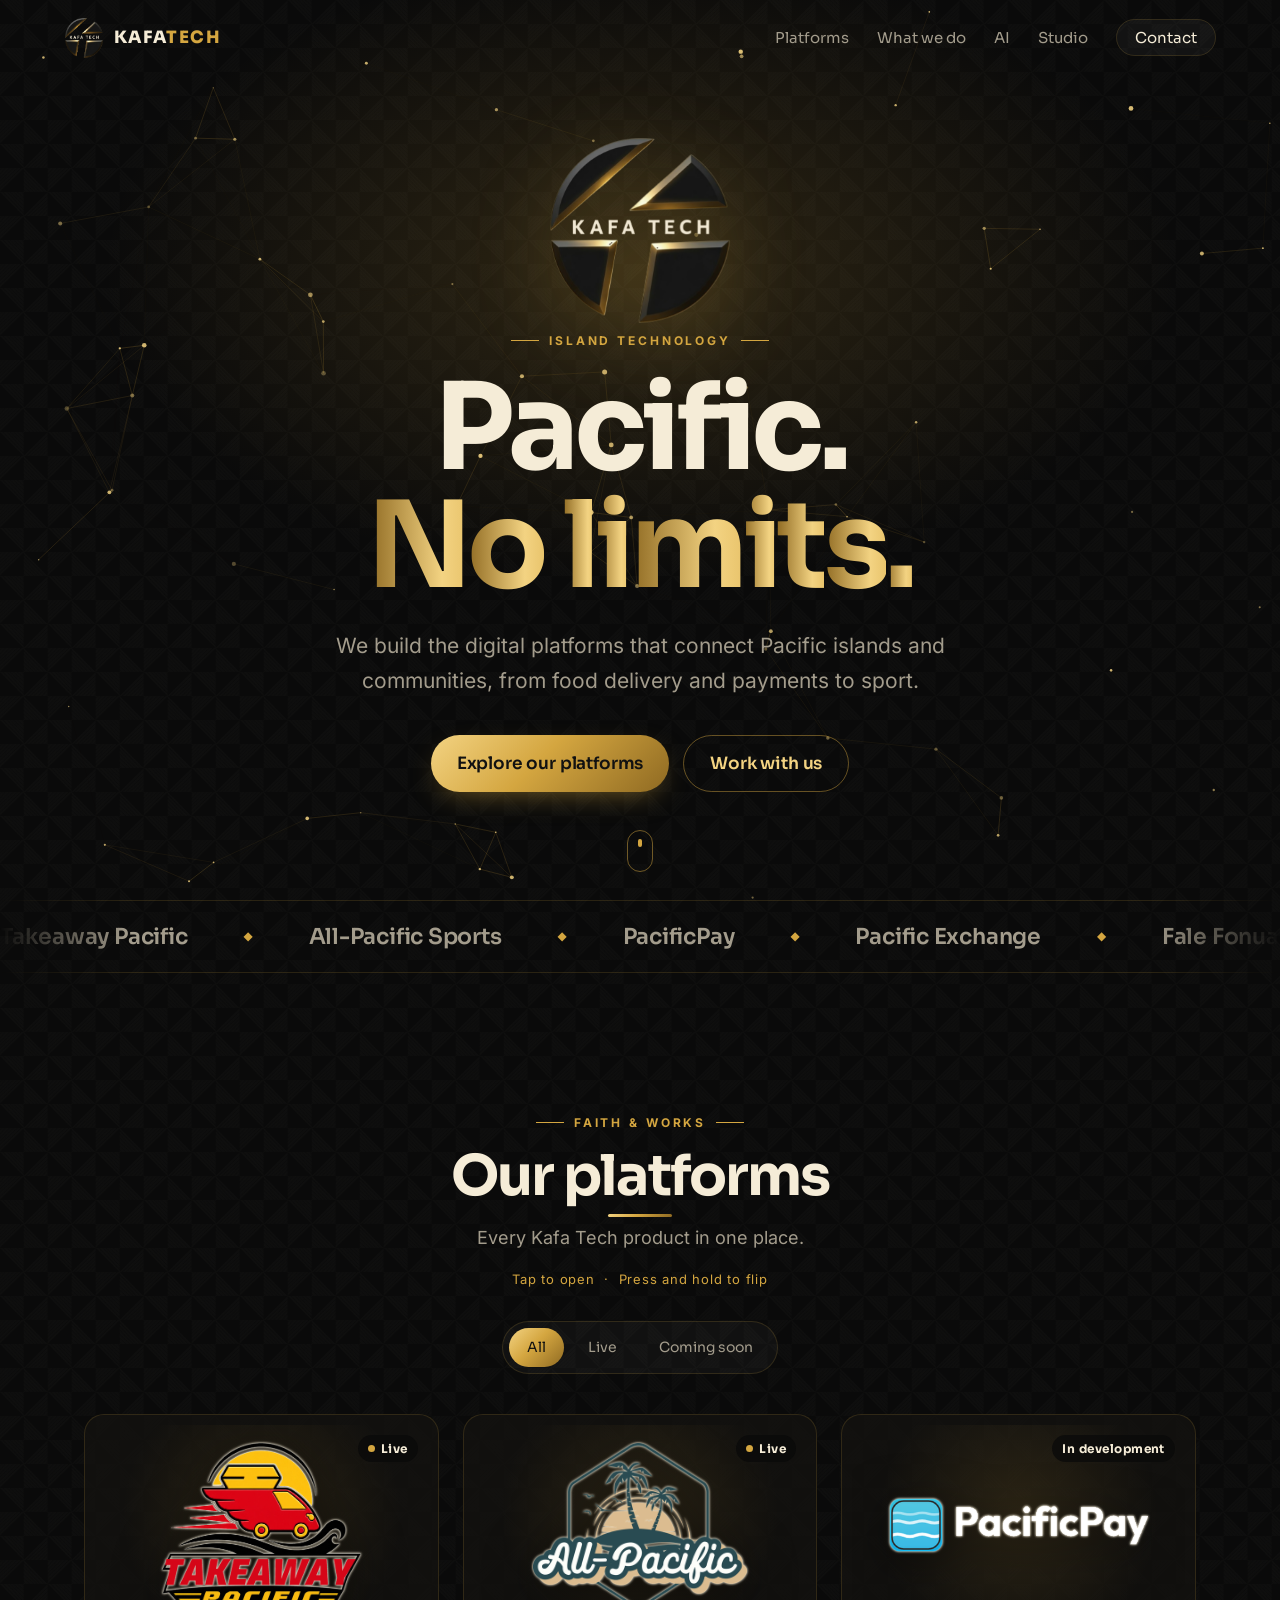
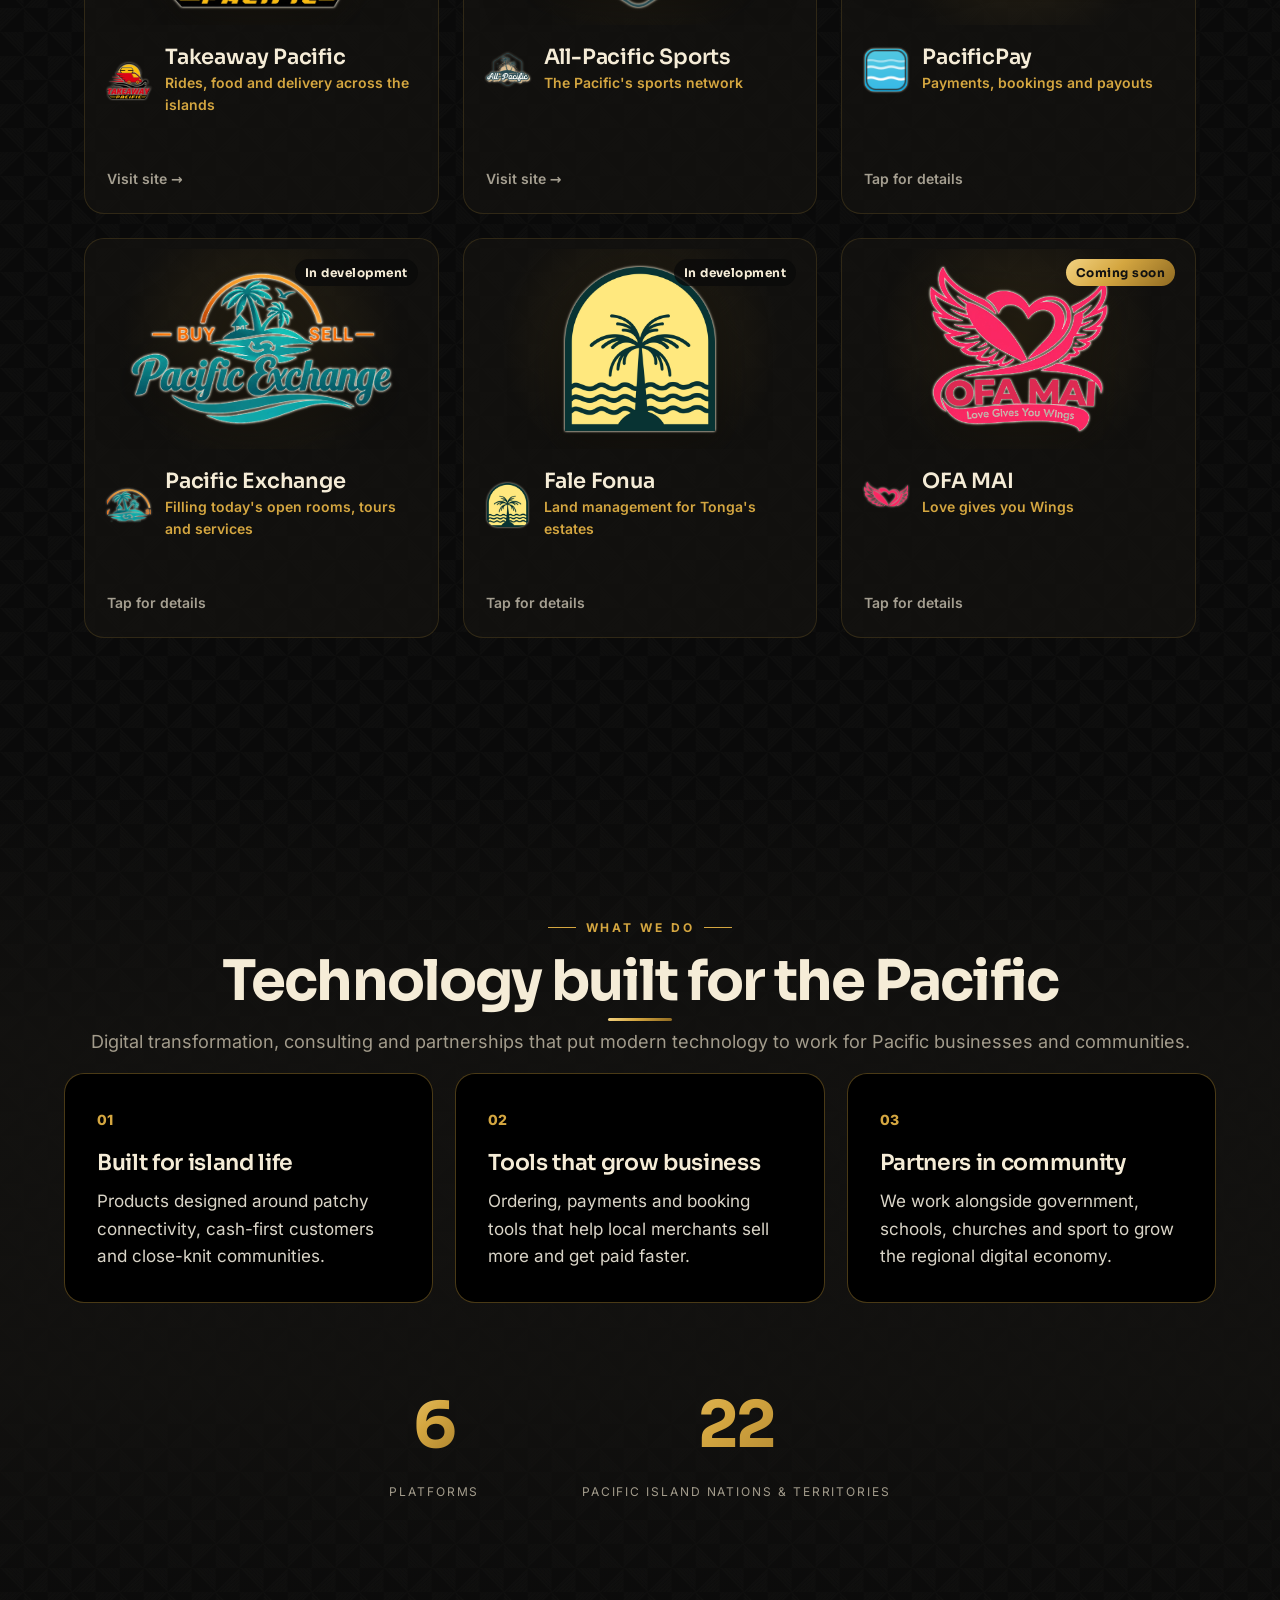
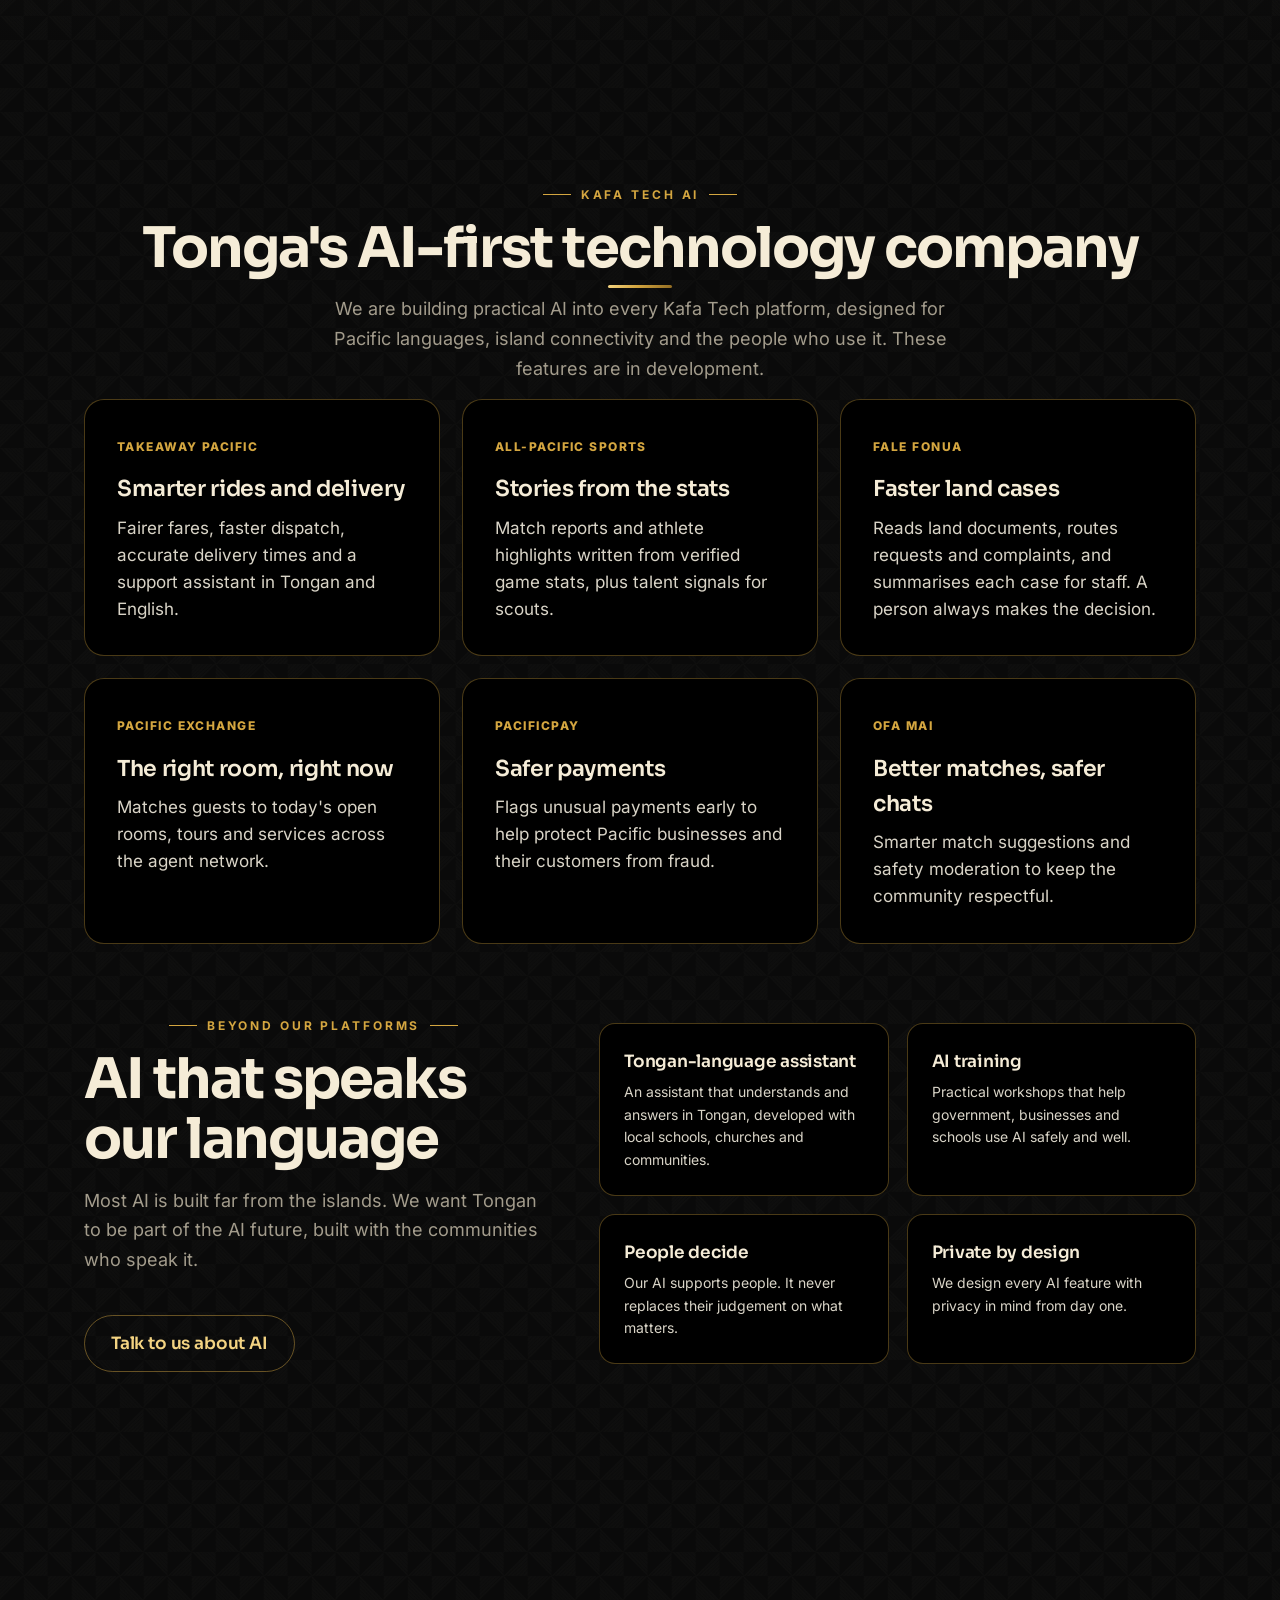
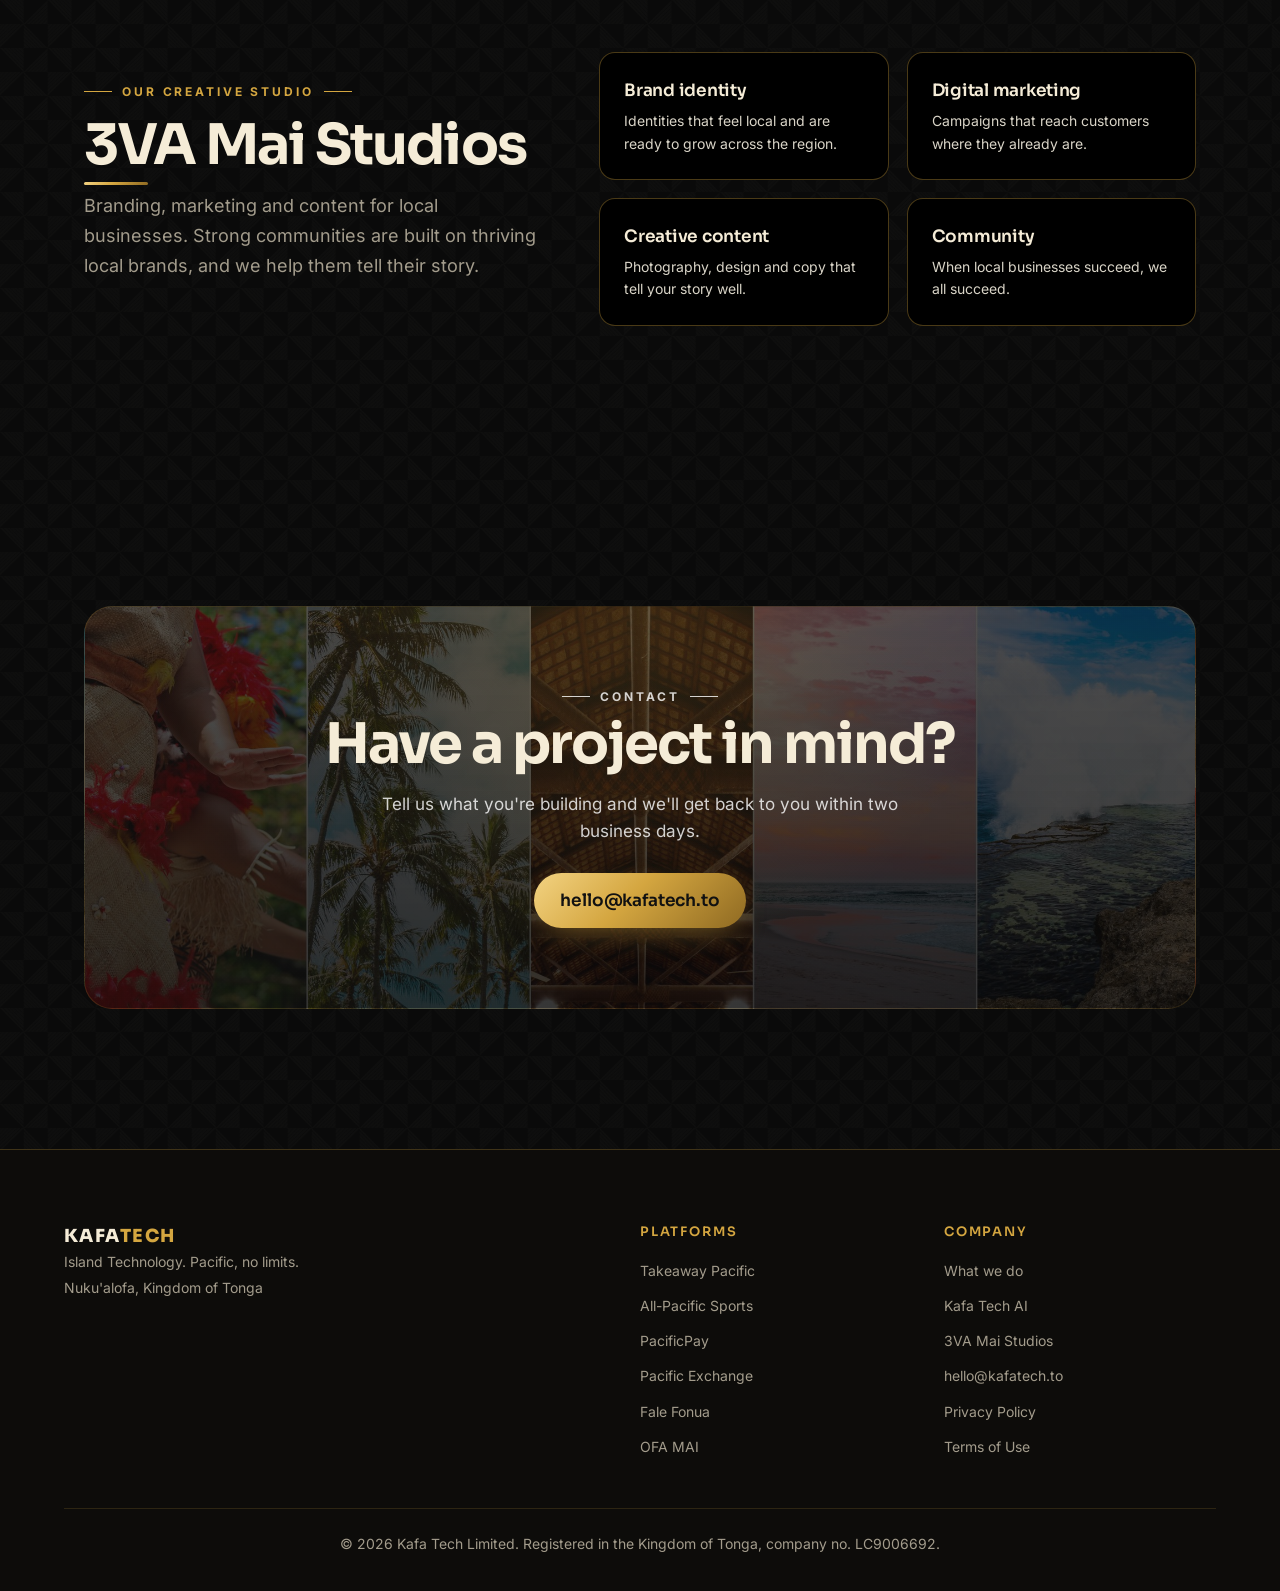
<file: index.html>
<!DOCTYPE html>
<html lang="en">
<head>
  <meta charset="utf-8">
  <meta name="viewport" content="width=device-width, initial-scale=1">
  <title>Kafa Tech | Pacific technology, no limits</title>
  <meta name="description" content="Kafa Tech builds digital platforms for the Pacific, including Takeaway Pacific, All-Pacific Sports, PacificPay and OFA MAI.">
  <meta property="og:title" content="Kafa Tech | Pacific technology, no limits">
  <meta property="og:description" content="Digital platforms that connect Pacific islands and communities.">
  <meta property="og:url" content="https://kafatech.to/">
  <meta property="og:image" content="https://kafatech.to/assets/logos/kafatech.png">
  <meta property="og:type" content="website">
  <meta name="theme-color" content="#0a0a0a">
  <link rel="icon" href="assets/logos/favicon.png">
  <link rel="preload" href="assets/fonts/sora.woff2" as="font" type="font/woff2" crossorigin>
  <link rel="preload" href="assets/fonts/inter.woff2" as="font" type="font/woff2" crossorigin>
  <link rel="stylesheet" href="styles.css">
</head>
<body class="loading">
  <div class="intro" aria-hidden="true"><img src="assets/logos/kafatech.png" alt=""><span class="intro-ring"></span></div>
  <div class="cursor-glow" aria-hidden="true"></div>
  <div class="progress" aria-hidden="true"></div>
  <a class="skip" href="#main">Skip to content</a>

  <header class="nav" id="top">
    <a class="brand" href="#top" aria-label="Kafa Tech home">
      <img src="assets/logos/kafatech.png" alt="" class="brand-logo" data-fallback="KT">
      <span>KAFA<b>TECH</b></span>
    </a>
    <nav aria-label="Primary">
      <button class="menu-btn" aria-expanded="false" aria-controls="menu">Menu</button>
      <ul id="menu">
        <li><a href="#projects">Platforms</a></li>
        <li><a href="#services">What we do</a></li>
        <li><a href="#ai">AI</a></li>
        <li><a href="#studio">Studio</a></li>
        <li><a href="#contact" class="pill">Contact</a></li>
      </ul>
    </nav>
  </header>

  <main id="main">
    <!-- HERO -->
    <section class="hero">
      <div class="glow" aria-hidden="true"></div>
      <canvas class="stars" id="stars" aria-hidden="true"></canvas>
      <div class="hero-inner">
        <img src="assets/logos/kafatech.png" alt="Kafa Tech" class="hero-logo" data-fallback="KT">
        <p class="eyebrow reveal">Island Technology</p>
        <h1 class="split-text" aria-label="Pacific. No limits."><span class="line">Pacific.</span><span class="line grad">No limits.</span></h1>
        <p class="lead reveal" style="--d:.2s">We build the digital platforms that connect Pacific islands and communities, from food delivery and payments to sport.</p>
        <div class="cta reveal" style="--d:.3s">
          <a class="btn primary" href="#projects">Explore our platforms</a>
          <a class="btn ghost" href="#contact">Work with us</a>
        </div>
      </div>
      <a class="scroll-cue" href="#projects" aria-label="Scroll to platforms"><span></span></a>
    </section>

    <!-- MARQUEE -->
    <div class="marquee" aria-hidden="true"><div class="track" id="marquee"></div></div>

    <!-- PLATFORMS -->
    <section id="projects" class="section">
      <p class="eyebrow reveal">Faith &amp; Works</p>
      <h2 class="reveal">Our platforms</h2>
      <p class="sub reveal">Every Kafa Tech product in one place.</p>
      <p class="hint reveal">Tap to open &nbsp;·&nbsp; Press and hold to flip</p>
      <div class="filters reveal" role="tablist" aria-label="Filter platforms">
        <button role="tab" aria-selected="true" data-filter="all">All</button>
        <button role="tab" aria-selected="false" data-filter="live">Live</button>
        <button role="tab" aria-selected="false" data-filter="soon">Coming soon</button>
      </div>
      <div class="grid" id="project-grid"></div>
      <div class="dots" id="dots" aria-hidden="true"></div>
    </section>

    <!-- WHAT WE DO -->
    <section id="services" class="section alt">
      <p class="eyebrow reveal">What we do</p>
      <h2 class="reveal">Technology built for the Pacific</h2>
      <p class="sub reveal">Digital transformation, consulting and partnerships that put modern technology to work for Pacific businesses and communities.</p>
      <div class="pillars">
        <article class="pillar reveal"><span class="num">01</span><h3>Built for island life</h3><p>Products designed around patchy connectivity, cash-first customers and close-knit communities.</p></article>
        <article class="pillar reveal" style="--d:.1s"><span class="num">02</span><h3>Tools that grow business</h3><p>Ordering, payments and booking tools that help local merchants sell more and get paid faster.</p></article>
        <article class="pillar reveal" style="--d:.2s"><span class="num">03</span><h3>Partners in community</h3><p>We work alongside government, schools, churches and sport to grow the regional digital economy.</p></article>
      </div>
      <div class="stats reveal">
        <div><b data-count="0" id="stat-projects">0</b><span>Platforms</span></div>
        <div><b data-count="22">0</b><span>Pacific Island nations &amp; territories</span></div>
      </div>
    </section>

    <!-- AI -->
    <section id="ai" class="section">
      <p class="eyebrow reveal">Kafa Tech AI</p>
      <h2 class="reveal">Tonga's AI-first technology company</h2>
      <p class="sub reveal">We are building practical AI into every Kafa Tech platform, designed for Pacific languages, island connectivity and the people who use it. These features are in development.</p>
      <div class="pillars">
        <article class="pillar reveal"><span class="num">Takeaway Pacific</span><h3>Smarter rides and delivery</h3><p>Fairer fares, faster dispatch, accurate delivery times and a support assistant in Tongan and English.</p></article>
        <article class="pillar reveal" style="--d:.08s"><span class="num">All-Pacific Sports</span><h3>Stories from the stats</h3><p>Match reports and athlete highlights written from verified game stats, plus talent signals for scouts.</p></article>
        <article class="pillar reveal" style="--d:.16s"><span class="num">Fale Fonua</span><h3>Faster land cases</h3><p>Reads land documents, routes requests and complaints, and summarises each case for staff. A person always makes the decision.</p></article>
        <article class="pillar reveal"><span class="num">Pacific Exchange</span><h3>The right room, right now</h3><p>Matches guests to today's open rooms, tours and services across the agent network.</p></article>
        <article class="pillar reveal" style="--d:.08s"><span class="num">PacificPay</span><h3>Safer payments</h3><p>Flags unusual payments early to help protect Pacific businesses and their customers from fraud.</p></article>
        <article class="pillar reveal" style="--d:.16s"><span class="num">OFA MAI</span><h3>Better matches, safer chats</h3><p>Smarter match suggestions and safety moderation to keep the community respectful.</p></article>
      </div>
      <div class="split ai-split">
        <div>
          <p class="eyebrow reveal">Beyond our platforms</p>
          <h2 class="reveal">AI that speaks our language</h2>
          <p class="sub left reveal">Most AI is built far from the islands. We want Tongan to be part of the AI future, built with the communities who speak it.</p>
          <a class="btn ghost reveal" href="mailto:hello@kafatech.to?subject=Kafa%20Tech%20AI">Talk to us about AI</a>
        </div>
        <div class="cards-2">
          <article class="mini reveal"><h3>Tongan-language assistant</h3><p>An assistant that understands and answers in Tongan, developed with local schools, churches and communities.</p></article>
          <article class="mini reveal" style="--d:.08s"><h3>AI training</h3><p>Practical workshops that help government, businesses and schools use AI safely and well.</p></article>
          <article class="mini reveal" style="--d:.16s"><h3>People decide</h3><p>Our AI supports people. It never replaces their judgement on what matters.</p></article>
          <article class="mini reveal" style="--d:.24s"><h3>Private by design</h3><p>We design every AI feature with privacy in mind from day one.</p></article>
        </div>
      </div>
    </section>

    <!-- STUDIO -->
    <section id="studio" class="section">
      <div class="split">
        <div>
          <p class="eyebrow reveal">Our creative studio</p>
          <h2 class="reveal">3VA Mai Studios</h2>
          <p class="sub left reveal">Branding, marketing and content for local businesses. Strong communities are built on thriving local brands, and we help them tell their story.</p>
        </div>
        <div class="cards-2">
          <article class="mini reveal"><h3>Brand identity</h3><p>Identities that feel local and are ready to grow across the region.</p></article>
          <article class="mini reveal" style="--d:.08s"><h3>Digital marketing</h3><p>Campaigns that reach customers where they already are.</p></article>
          <article class="mini reveal" style="--d:.16s"><h3>Creative content</h3><p>Photography, design and copy that tell your story well.</p></article>
          <article class="mini reveal" style="--d:.24s"><h3>Community</h3><p>When local businesses succeed, we all succeed.</p></article>
        </div>
      </div>
    </section>

    <!-- CONTACT -->
    <section id="contact" class="section contact">
      <div class="contact-card reveal">
        <p class="eyebrow">Contact</p>
        <h2>Have a project in mind?</h2>
        <p>Tell us what you're building and we'll get back to you within two business days.</p>
        <a class="btn primary" href="mailto:hello@kafatech.to">hello@kafatech.to</a>
      </div>
    </section>
  </main>

  <footer class="footer">
    <div class="foot-grid">
      <div class="foot-brand">
        <span class="brand-text">KAFA<b>TECH</b></span>
        <p>Island Technology. Pacific, no limits.</p>
        <p>Nuku'alofa, Kingdom of Tonga</p>
      </div>
      <div><h4>Platforms</h4><ul id="footer-projects"></ul></div>
      <div><h4>Company</h4><ul>
        <li><a href="#services">What we do</a></li>
        <li><a href="#ai">Kafa Tech AI</a></li>
        <li><a href="#studio">3VA Mai Studios</a></li>
        <li><a href="mailto:hello@kafatech.to">hello@kafatech.to</a></li>
        <li><a href="privacy.html">Privacy Policy</a></li>
        <li><a href="terms.html">Terms of Use</a></li>
      </ul></div>
    </div>
    <p class="copy">© <span id="year"></span> Kafa Tech Limited. Registered in the Kingdom of Tonga, company no. LC9006692.</p>
  </footer>

  <dialog id="details" class="details" aria-label="Platform details">
    <div class="details-card">
      <button class="details-close" type="button" aria-label="Close">×</button>
      <div class="details-body"></div>
    </div>
  </dialog>

  <script src="projects.js"></script>
  <script src="main.js"></script>
</body>
</html>
</file>
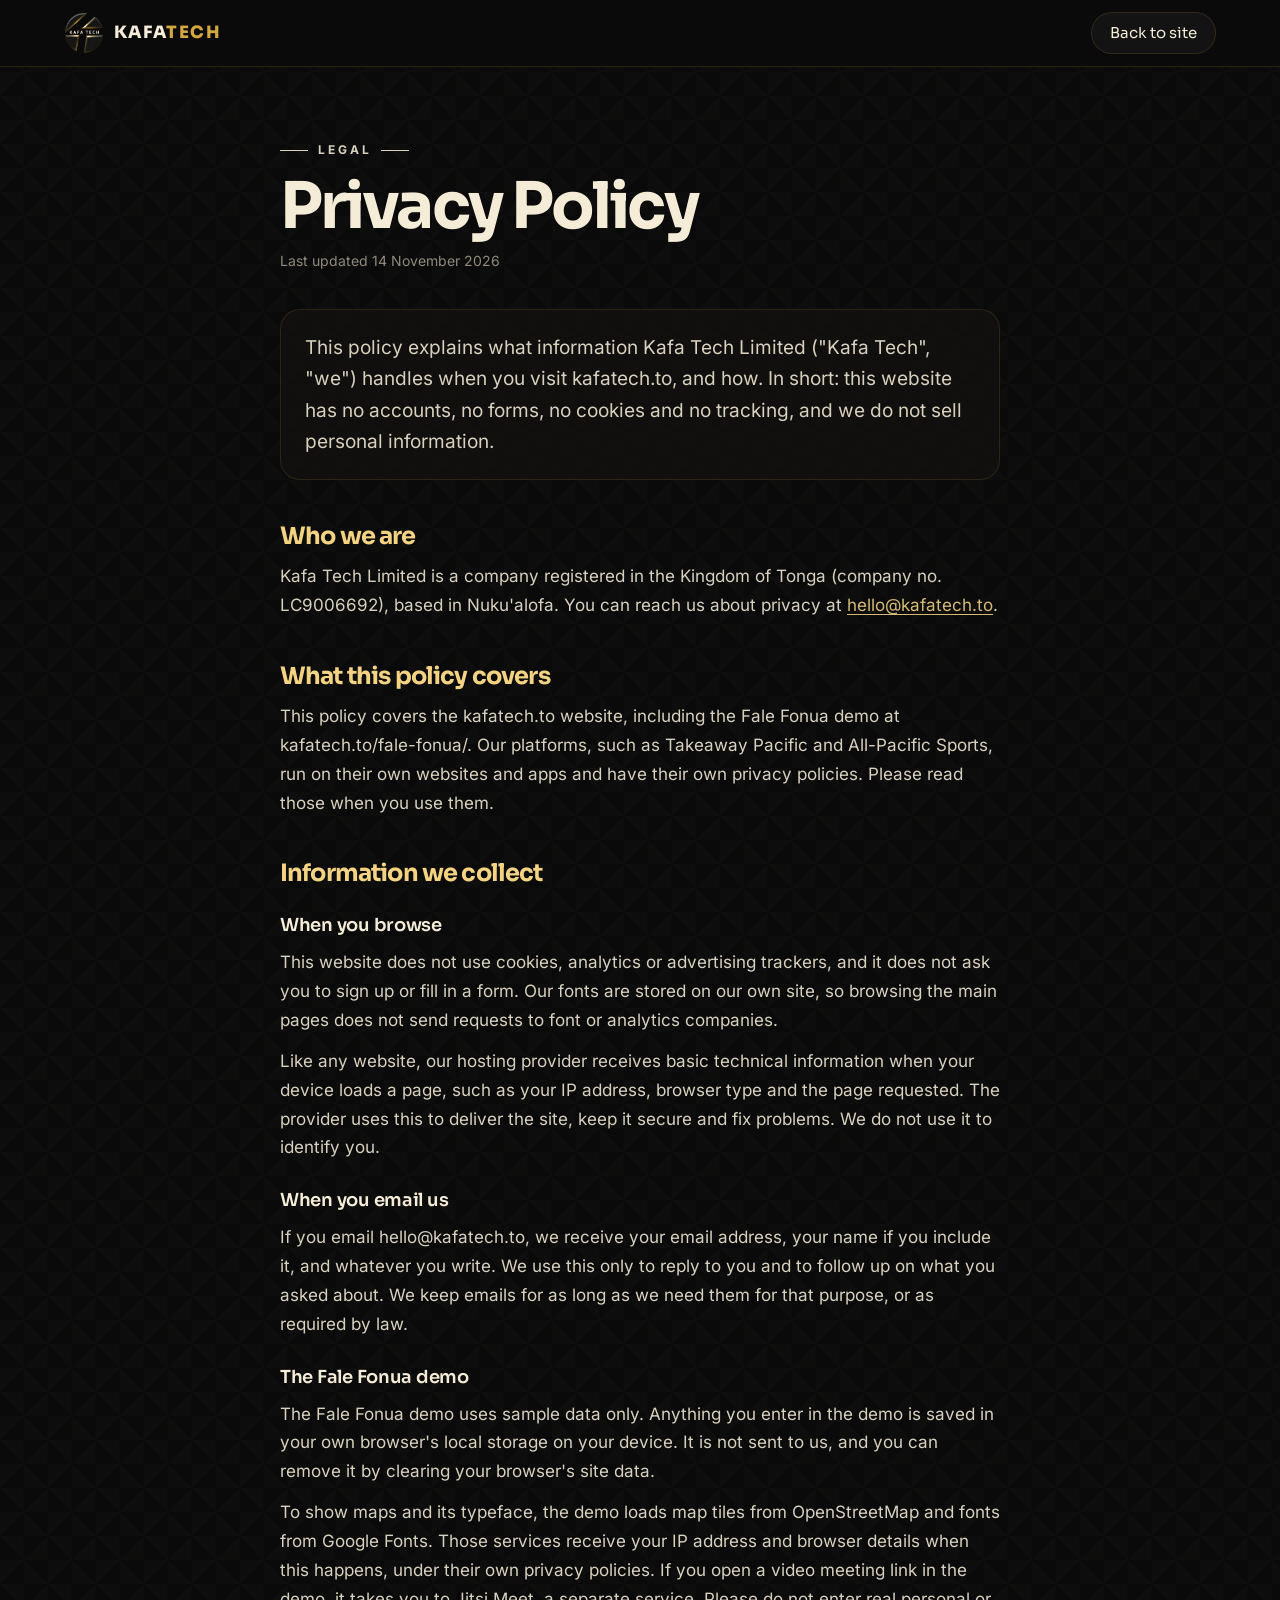
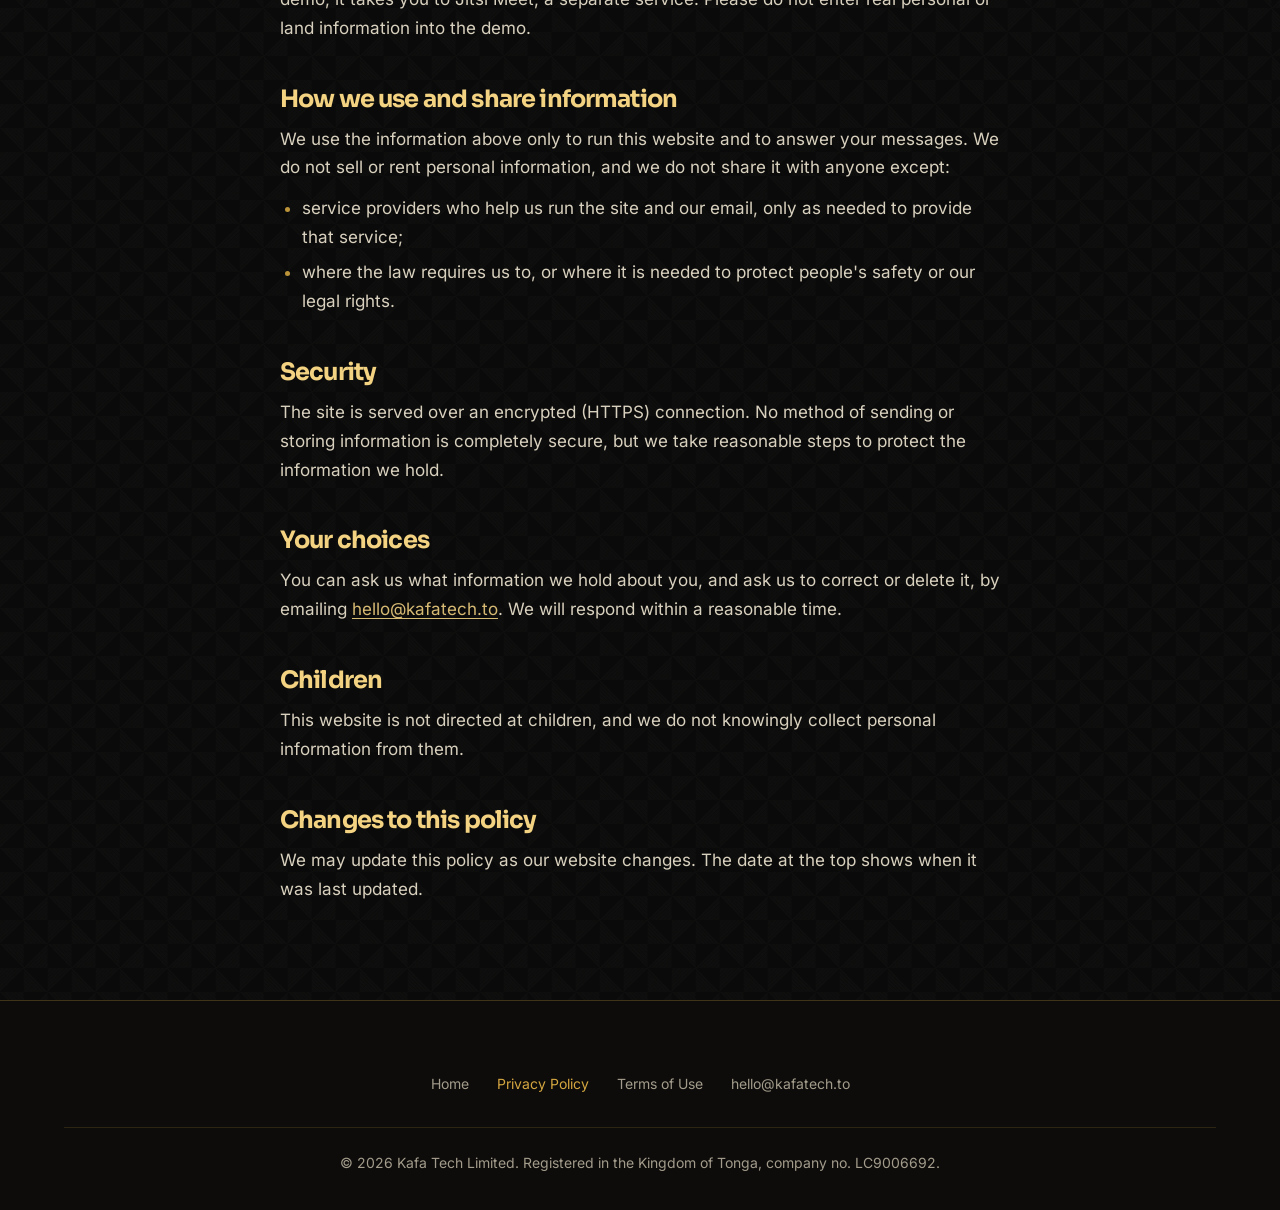
<file: privacy.html>
<!DOCTYPE html>
<html lang="en">
<head>
  <meta charset="utf-8">
  <meta name="viewport" content="width=device-width, initial-scale=1">
  <title>Privacy Policy | Kafa Tech</title>
  <meta name="description" content="How Kafa Tech Limited handles information on kafatech.to.">
  <meta name="theme-color" content="#0a0a0a">
  <link rel="canonical" href="https://kafatech.to/privacy.html">
  <link rel="icon" href="assets/logos/favicon.png">
  <link rel="stylesheet" href="styles.css">
</head>
<body>
  <a class="skip" href="#main">Skip to content</a>
  <header class="nav scrolled">
    <a class="brand" href="/" aria-label="Kafa Tech home">
      <img src="assets/logos/kafatech.png" alt="" class="brand-logo">
      <span>KAFA<b>TECH</b></span>
    </a>
    <a class="back-home" href="/">Back to site</a>
  </header>

  <main id="main" class="legal">
    <p class="eyebrow">Legal</p>
    <h1>Privacy Policy</h1>
    <p class="updated">Last updated 14 November 2026</p>
    <p class="intro-text">This policy explains what information Kafa Tech Limited ("Kafa Tech", "we") handles when you visit kafatech.to, and how. In short: this website has no accounts, no forms, no cookies and no tracking, and we do not sell personal information.</p>

    <h2>Who we are</h2>
    <p>Kafa Tech Limited is a company registered in the Kingdom of Tonga (company no. LC9006692), based in Nuku'alofa. You can reach us about privacy at <a href="mailto:hello@kafatech.to">hello@kafatech.to</a>.</p>

    <h2>What this policy covers</h2>
    <p>This policy covers the kafatech.to website, including the Fale Fonua demo at kafatech.to/fale-fonua/. Our platforms, such as Takeaway Pacific and All-Pacific Sports, run on their own websites and apps and have their own privacy policies. Please read those when you use them.</p>

    <h2>Information we collect</h2>
    <h3>When you browse</h3>
    <p>This website does not use cookies, analytics or advertising trackers, and it does not ask you to sign up or fill in a form. Our fonts are stored on our own site, so browsing the main pages does not send requests to font or analytics companies.</p>
    <p>Like any website, our hosting provider receives basic technical information when your device loads a page, such as your IP address, browser type and the page requested. The provider uses this to deliver the site, keep it secure and fix problems. We do not use it to identify you.</p>

    <h3>When you email us</h3>
    <p>If you email hello@kafatech.to, we receive your email address, your name if you include it, and whatever you write. We use this only to reply to you and to follow up on what you asked about. We keep emails for as long as we need them for that purpose, or as required by law.</p>

    <h3>The Fale Fonua demo</h3>
    <p>The Fale Fonua demo uses sample data only. Anything you enter in the demo is saved in your own browser's local storage on your device. It is not sent to us, and you can remove it by clearing your browser's site data.</p>
    <p>To show maps and its typeface, the demo loads map tiles from OpenStreetMap and fonts from Google Fonts. Those services receive your IP address and browser details when this happens, under their own privacy policies. If you open a video meeting link in the demo, it takes you to Jitsi Meet, a separate service. Please do not enter real personal or land information into the demo.</p>

    <h2>How we use and share information</h2>
    <p>We use the information above only to run this website and to answer your messages. We do not sell or rent personal information, and we do not share it with anyone except:</p>
    <ul>
      <li>service providers who help us run the site and our email, only as needed to provide that service;</li>
      <li>where the law requires us to, or where it is needed to protect people's safety or our legal rights.</li>
    </ul>

    <h2>Security</h2>
    <p>The site is served over an encrypted (HTTPS) connection. No method of sending or storing information is completely secure, but we take reasonable steps to protect the information we hold.</p>

    <h2>Your choices</h2>
    <p>You can ask us what information we hold about you, and ask us to correct or delete it, by emailing <a href="mailto:hello@kafatech.to">hello@kafatech.to</a>. We will respond within a reasonable time.</p>

    <h2>Children</h2>
    <p>This website is not directed at children, and we do not knowingly collect personal information from them.</p>

    <h2>Changes to this policy</h2>
    <p>We may update this policy as our website changes. The date at the top shows when it was last updated.</p>
  </main>

  <footer class="footer">
    <nav class="legal-links" aria-label="Legal">
      <a href="/">Home</a>
      <a href="privacy.html" aria-current="page">Privacy Policy</a>
      <a href="terms.html">Terms of Use</a>
      <a href="mailto:hello@kafatech.to">hello@kafatech.to</a>
    </nav>
    <p class="copy">© 2026 Kafa Tech Limited. Registered in the Kingdom of Tonga, company no. LC9006692.</p>
  </footer>
</body>
</html>
</file>
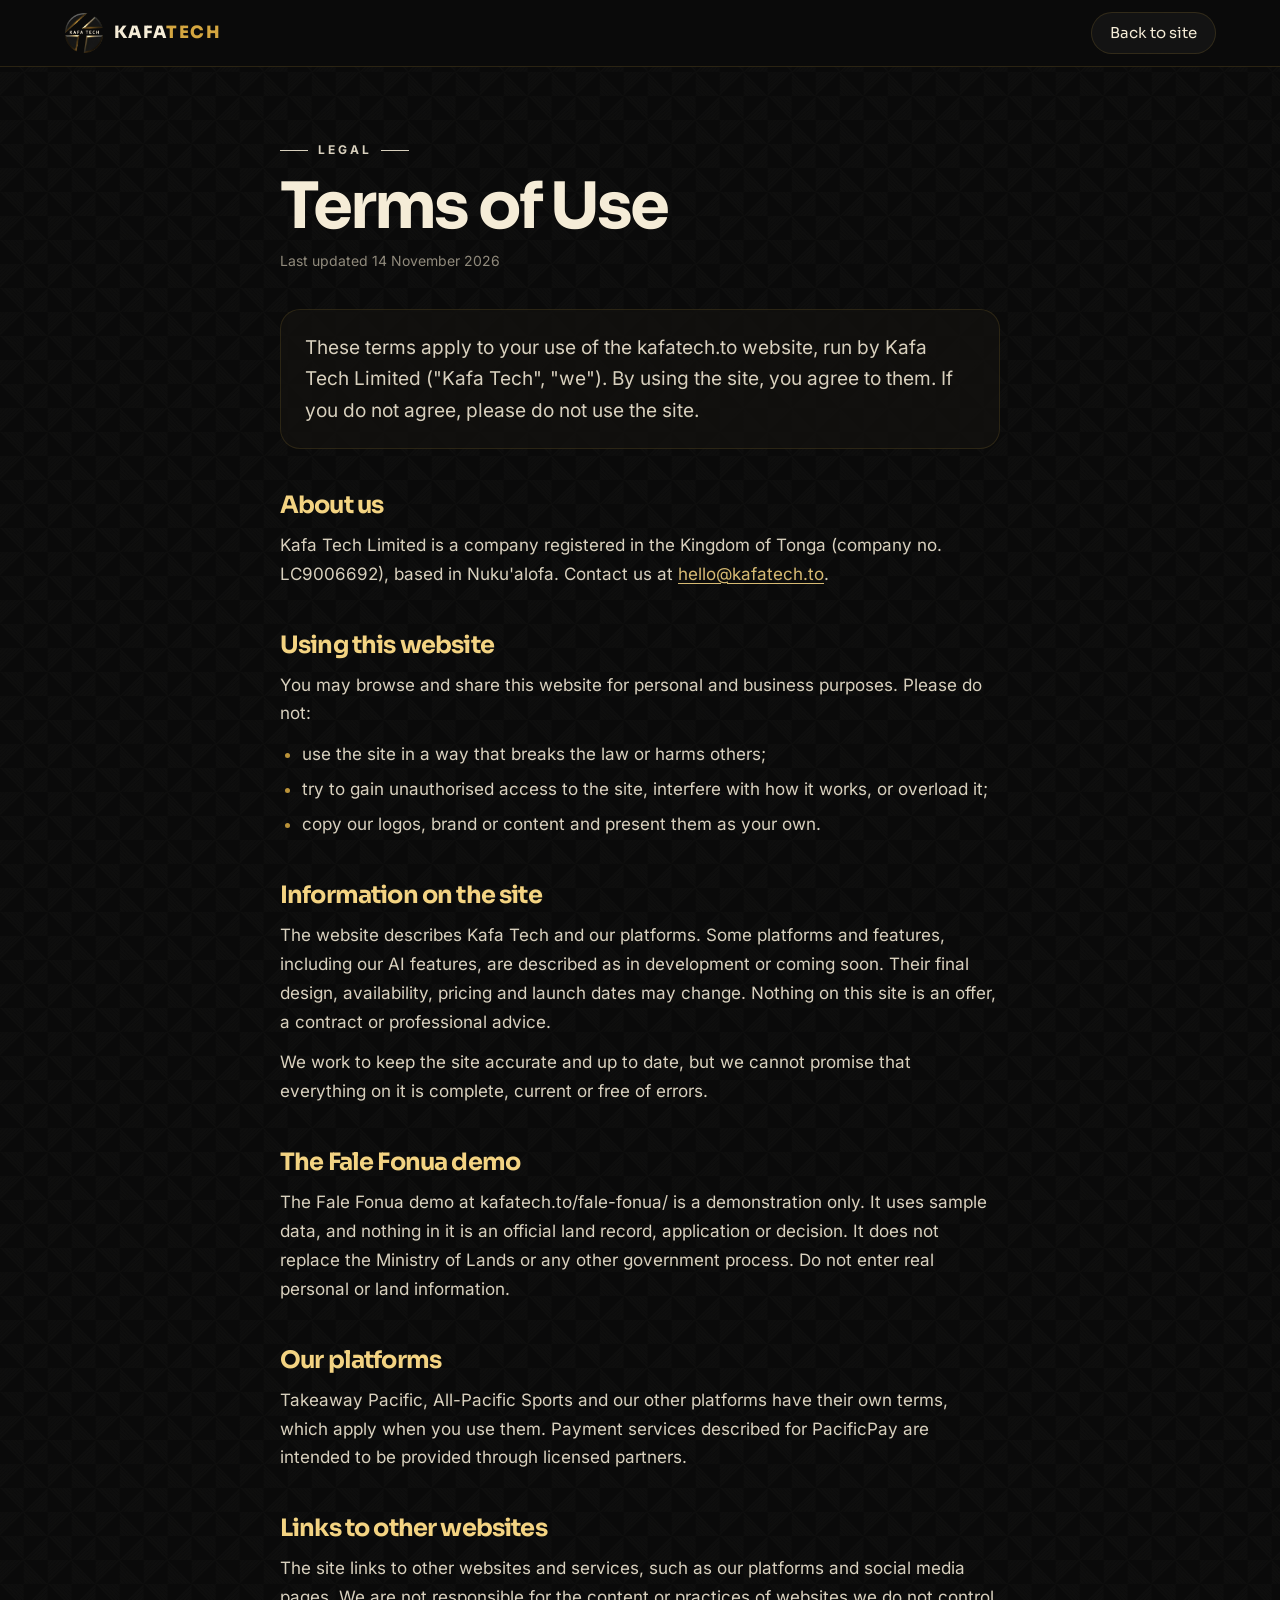
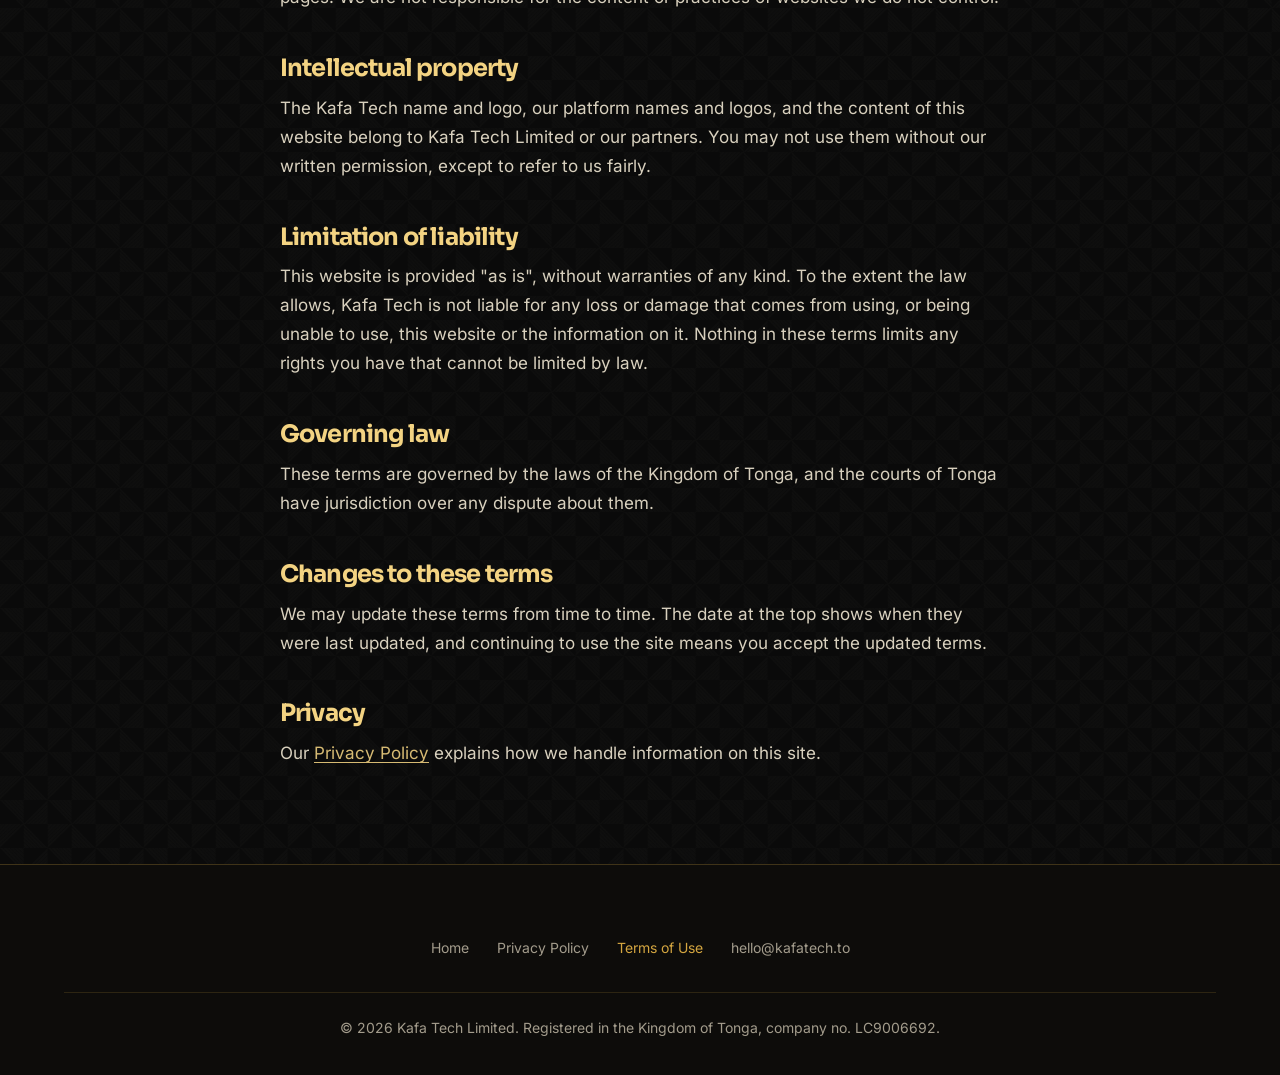
<file: terms.html>
<!DOCTYPE html>
<html lang="en">
<head>
  <meta charset="utf-8">
  <meta name="viewport" content="width=device-width, initial-scale=1">
  <title>Terms of Use | Kafa Tech</title>
  <meta name="description" content="The terms for using the kafatech.to website.">
  <meta name="theme-color" content="#0a0a0a">
  <link rel="canonical" href="https://kafatech.to/terms.html">
  <link rel="icon" href="assets/logos/favicon.png">
  <link rel="stylesheet" href="styles.css">
</head>
<body>
  <a class="skip" href="#main">Skip to content</a>
  <header class="nav scrolled">
    <a class="brand" href="/" aria-label="Kafa Tech home">
      <img src="assets/logos/kafatech.png" alt="" class="brand-logo">
      <span>KAFA<b>TECH</b></span>
    </a>
    <a class="back-home" href="/">Back to site</a>
  </header>

  <main id="main" class="legal">
    <p class="eyebrow">Legal</p>
    <h1>Terms of Use</h1>
    <p class="updated">Last updated 14 November 2026</p>
    <p class="intro-text">These terms apply to your use of the kafatech.to website, run by Kafa Tech Limited ("Kafa Tech", "we"). By using the site, you agree to them. If you do not agree, please do not use the site.</p>

    <h2>About us</h2>
    <p>Kafa Tech Limited is a company registered in the Kingdom of Tonga (company no. LC9006692), based in Nuku'alofa. Contact us at <a href="mailto:hello@kafatech.to">hello@kafatech.to</a>.</p>

    <h2>Using this website</h2>
    <p>You may browse and share this website for personal and business purposes. Please do not:</p>
    <ul>
      <li>use the site in a way that breaks the law or harms others;</li>
      <li>try to gain unauthorised access to the site, interfere with how it works, or overload it;</li>
      <li>copy our logos, brand or content and present them as your own.</li>
    </ul>

    <h2>Information on the site</h2>
    <p>The website describes Kafa Tech and our platforms. Some platforms and features, including our AI features, are described as in development or coming soon. Their final design, availability, pricing and launch dates may change. Nothing on this site is an offer, a contract or professional advice.</p>
    <p>We work to keep the site accurate and up to date, but we cannot promise that everything on it is complete, current or free of errors.</p>

    <h2>The Fale Fonua demo</h2>
    <p>The Fale Fonua demo at kafatech.to/fale-fonua/ is a demonstration only. It uses sample data, and nothing in it is an official land record, application or decision. It does not replace the Ministry of Lands or any other government process. Do not enter real personal or land information.</p>

    <h2>Our platforms</h2>
    <p>Takeaway Pacific, All-Pacific Sports and our other platforms have their own terms, which apply when you use them. Payment services described for PacificPay are intended to be provided through licensed partners.</p>

    <h2>Links to other websites</h2>
    <p>The site links to other websites and services, such as our platforms and social media pages. We are not responsible for the content or practices of websites we do not control.</p>

    <h2>Intellectual property</h2>
    <p>The Kafa Tech name and logo, our platform names and logos, and the content of this website belong to Kafa Tech Limited or our partners. You may not use them without our written permission, except to refer to us fairly.</p>

    <h2>Limitation of liability</h2>
    <p>This website is provided "as is", without warranties of any kind. To the extent the law allows, Kafa Tech is not liable for any loss or damage that comes from using, or being unable to use, this website or the information on it. Nothing in these terms limits any rights you have that cannot be limited by law.</p>

    <h2>Governing law</h2>
    <p>These terms are governed by the laws of the Kingdom of Tonga, and the courts of Tonga have jurisdiction over any dispute about them.</p>

    <h2>Changes to these terms</h2>
    <p>We may update these terms from time to time. The date at the top shows when they were last updated, and continuing to use the site means you accept the updated terms.</p>

    <h2>Privacy</h2>
    <p>Our <a href="privacy.html">Privacy Policy</a> explains how we handle information on this site.</p>
  </main>

  <footer class="footer">
    <nav class="legal-links" aria-label="Legal">
      <a href="/">Home</a>
      <a href="privacy.html">Privacy Policy</a>
      <a href="terms.html" aria-current="page">Terms of Use</a>
      <a href="mailto:hello@kafatech.to">hello@kafatech.to</a>
    </nav>
    <p class="copy">© 2026 Kafa Tech Limited. Registered in the Kingdom of Tonga, company no. LC9006692.</p>
  </footer>
</body>
</html>
</file>
<file: styles.css>
@font-face { font-family: "Sora"; src: url("assets/fonts/sora.woff2") format("woff2"); font-weight: 100 800; font-display: swap; }
@font-face { font-family: "Inter"; src: url("assets/fonts/inter.woff2") format("woff2"); font-weight: 100 900; font-display: swap; }
:root {
  --bg: #0a0a0a;
  --bg-2: #131210;
  --ink: #f5ecd7;
  --muted: #a39c8c;
  --line: rgba(212, 166, 64, .16);
  --gold: #d4a640;
  --gold-hi: #f3d382;
  --gold-lo: #8f6a22;
  --gold-grad: linear-gradient(135deg, var(--gold-hi), var(--gold) 45%, var(--gold-lo));
  --radius: 20px;
  --ease: cubic-bezier(.2, .7, .2, 1);
  font-family: "Inter", ui-sans-serif, system-ui, -apple-system, "Segoe UI", Roboto, sans-serif;
  --display: "Sora", "Inter", ui-sans-serif, system-ui, sans-serif;
}
* { box-sizing: border-box; margin: 0; padding: 0; }
html { scroll-behavior: smooth; }
body { background: linear-gradient(rgba(10, 10, 10, .6), rgba(10, 10, 10, .6)), url("assets/img/kupesi.png") repeat var(--bg); background-size: auto, 96px; color: var(--ink); line-height: 1.6; -webkit-font-smoothing: antialiased; overflow-x: hidden; }
img { max-width: 100%; display: block; }
a { color: inherit; text-decoration: none; }
ul { list-style: none; }
.skip { position: absolute; left: -999px; top: 8px; background: #fff; color: #000; padding: 8px 12px; border-radius: 8px; z-index: 100; }
.skip:focus { left: 8px; }
:focus-visible { outline: 2px solid var(--gold); outline-offset: 3px; border-radius: 6px; }

/* NAV */
.nav { position: fixed; inset: 0 0 auto; z-index: 50; display: flex; align-items: center; justify-content: space-between; padding: 18px clamp(20px, 5vw, 64px); transition: background .3s, padding .3s, border-color .3s; border-bottom: 1px solid transparent; }
.nav.scrolled { background: rgba(10, 10, 10, .8); backdrop-filter: blur(14px); -webkit-backdrop-filter: blur(14px); padding-block: 12px; border-color: var(--line); }
.brand { display: flex; align-items: center; gap: 10px; font-weight: 800; letter-spacing: .08em; }
.brand b, .brand-text b { color: var(--gold); font-weight: 800; }
.brand-logo { width: 40px; height: 40px; object-fit: contain; }
.brand:hover .brand-logo { rotate: var(--k-angle); }
.brand-logo.badge { display: grid; place-items: center; background: var(--gold-grad); color: var(--bg); font-size: 13px; border-radius: 50%; }
.nav ul { display: flex; gap: 28px; align-items: center; font-size: 15px; }
.nav ul a { color: var(--muted); transition: color .2s; }
.nav ul a:hover { color: var(--ink); }
.nav .pill { color: var(--ink); padding: 8px 18px; border: 1px solid var(--line); border-radius: 999px; background: rgba(255, 255, 255, .04); }
.menu-btn { display: none; background: none; border: 1px solid var(--line); color: var(--ink); padding: 8px 14px; border-radius: 999px; font: inherit; cursor: pointer; }

/* HERO */
.hero { position: relative; min-height: 100svh; display: grid; place-items: center; text-align: center; padding: 110px 24px 80px; overflow: hidden; isolation: isolate; }
.glow { position: absolute; inset: 0; z-index: -1; background: radial-gradient(60% 50% at 50% 30%, rgba(212, 166, 64, .18), transparent 70%); animation: breathe 8s ease-in-out infinite alternate; }
@keyframes breathe { from { opacity: .6; transform: scale(1); } to { opacity: 1; transform: scale(1.08); } }
.hero-logo { width: clamp(120px, 16vw, 180px); margin: 0 auto 8px; filter: drop-shadow(0 20px 40px rgba(212, 166, 64, .25)); animation: logoIn 1.4s var(--ease) both; }
@keyframes logoIn { from { opacity: 0; transform: rotate(-120deg) scale(.6); } to { opacity: 1; transform: none; } }
.hero-logo.badge { display: grid; place-items: center; aspect-ratio: 1; border-radius: 50%; background: var(--gold-grad); color: var(--bg); font-size: 40px; font-weight: 800; }
.hero-inner { max-width: 900px; }
.eyebrow { display: inline-flex; align-items: center; gap: 10px; color: var(--gold); font-size: 13px; font-weight: 700; letter-spacing: .2em; text-transform: uppercase; }
.eyebrow::before { content: ""; width: 28px; height: 1px; background: currentColor; }
h1 { font-size: clamp(48px, 10vw, 120px); line-height: .95; letter-spacing: -.04em; margin: 20px 0 24px; font-weight: 800; }
.grad { background: linear-gradient(90deg, var(--gold-lo), var(--gold-hi), var(--gold), var(--gold-hi), var(--gold-lo)); background-size: 300% 100%; -webkit-background-clip: text; background-clip: text; color: transparent; animation: shimmer 8s linear infinite; }
@keyframes shimmer { to { background-position: 300% 0; } }
.lead { font-size: clamp(17px, 2vw, 21px); color: var(--muted); max-width: 640px; margin: 0 auto; }
.cta { display: flex; gap: 14px; justify-content: center; flex-wrap: wrap; margin-top: 36px; }
.btn { display: inline-flex; align-items: center; padding: 14px 26px; border-radius: 999px; font-weight: 600; transition: transform .25s var(--ease), box-shadow .25s, background .25s; }
.btn.primary { background: var(--gold-grad); color: #111; box-shadow: 0 10px 30px -12px rgba(212, 166, 64, .6); }
.btn.primary:hover { transform: translateY(-2px); box-shadow: 0 16px 40px -12px rgba(212, 166, 64, .85); }
.btn.ghost { border: 1px solid rgba(212, 166, 64, .45); color: var(--gold-hi); }
.btn.ghost:hover { background: rgba(212, 166, 64, .1); transform: translateY(-2px); }

/* MARQUEE */
.marquee { border-block: 1px solid var(--line); overflow: hidden; padding: 18px 0; mask-image: linear-gradient(90deg, transparent, #000 10%, #000 90%, transparent); }
.track { display: flex; gap: 56px; width: max-content; animation: scroll 30s linear infinite; }
.track span { font-size: 22px; font-weight: 700; color: var(--muted); white-space: nowrap; }
.track span::after { content: "◆"; margin-left: 56px; color: var(--gold); font-size: 12px; vertical-align: 4px; }
@keyframes scroll { to { transform: translateX(-50%); } }

/* SECTIONS */
.section { padding: clamp(80px, 12vw, 140px) clamp(20px, 5vw, 64px); max-width: 1240px; margin: 0 auto; text-align: center; }
.section.alt { max-width: none; background: linear-gradient(180deg, transparent, rgba(19, 18, 16, .85) 30%, rgba(19, 18, 16, .85) 70%, transparent); }
.section.alt > * { max-width: 1240px; margin-inline: auto; }
h2 { font-size: clamp(34px, 5vw, 56px); letter-spacing: -.03em; line-height: 1.05; margin: 14px 0 16px; font-weight: 800; }
.sub { color: var(--muted); max-width: 640px; margin: 0 auto 40px; font-size: 18px; }
.sub.left { margin-left: 0; }

/* FILTERS */
.filters { display: inline-flex; gap: 6px; padding: 6px; border: 1px solid var(--line); border-radius: 999px; margin-bottom: 40px; background: rgba(255, 255, 255, .03); }
.filters button { background: none; border: 0; color: var(--muted); font: inherit; font-size: 14px; padding: 8px 18px; border-radius: 999px; cursor: pointer; transition: background .25s, color .25s; }
.filters button[aria-selected="true"] { background: var(--gold-grad); color: #111; }

/* PROJECT CARDS */
.grid { display: grid; grid-template-columns: repeat(auto-fill, minmax(300px, 1fr)); gap: 24px; text-align: left; perspective: 1200px; }
.card { --mx: 50%; --my: 0%; --rx: 0deg; --ry: 0deg; position: relative; min-height: 370px; cursor: pointer; outline-offset: 4px; transition: opacity .25s, transform .25s var(--ease); -webkit-tap-highlight-color: transparent; user-select: none; -webkit-user-select: none; -webkit-touch-callout: none; }
.card.leaving { opacity: 0; transform: scale(.92); }
.card.hidden { display: none; }
.card-inner { position: absolute; inset: 0; transform-style: preserve-3d; transform: rotateX(var(--rx)) rotateY(calc(var(--ry) + var(--flip, 0deg))); transition: transform .7s var(--ease); }
.card:hover .card-inner { transition: transform .2s ease-out; }
.card.flipped { --flip: 180deg; }
.card.flipped .card-inner, .card:active .card-inner { transition: transform .7s var(--ease); }
.card:active:not(.flipped) .card-inner { transform: scale(.97) rotateX(var(--rx)) rotateY(var(--ry)); }
.face { position: absolute; inset: 0; display: flex; flex-direction: column; border-radius: var(--radius); background: rgba(19, 18, 16, .92); border: 1px solid var(--line); overflow: hidden; backface-visibility: hidden; -webkit-backface-visibility: hidden; transition: border-color .35s, box-shadow .35s; }
.face::after { content: ""; position: absolute; inset: 0; background: radial-gradient(380px circle at var(--mx) var(--my), rgba(212, 166, 64, .16), transparent 60%); opacity: 0; transition: opacity .35s; pointer-events: none; }
.card:hover .face { border-color: rgba(212, 166, 64, .55); box-shadow: 0 30px 60px -30px rgba(212, 166, 64, .45); }
.card:hover .face::after { opacity: 1; }
.back { transform: rotateY(180deg); padding: 32px 28px; gap: 14px; justify-content: center; background: linear-gradient(160deg, rgba(212, 166, 64, .14), rgba(19, 18, 16, .96) 55%); }
.back h3 { font-size: 26px; }
.back .desc { font-size: 16px; color: var(--ink); opacity: .85; }
.back .btn { align-self: flex-start; margin-top: 6px; }
.media { position: relative; height: 200px; margin: 10px 10px 0; border-radius: 14px; overflow: hidden; display: grid; place-items: center; background-size: cover; background-position: center; transition: transform .6s var(--ease); }
.media.light { background: radial-gradient(circle at 50% 45%, rgba(212, 166, 64, .14), transparent 70%); }
.media.empty { background: radial-gradient(circle at 50% 40%, rgba(212, 166, 64, .25), transparent 70%), #161411; border: 1px dashed rgba(212, 166, 64, .25); }
.media-logo { max-width: 78%; max-height: 164px; object-fit: contain; filter: drop-shadow(0 0 1px rgba(245, 236, 215, .85)) drop-shadow(0 0 1px rgba(245, 236, 215, .6)) drop-shadow(0 10px 24px rgba(0, 0, 0, .5)); transition: transform .6s var(--ease); }
.media-initials { font-size: 64px; font-weight: 800; letter-spacing: -.04em; background: var(--gold-grad); -webkit-background-clip: text; background-clip: text; color: transparent; }
.media.photo { background-size: cover; background-repeat: no-repeat; }
.card:hover .media-logo { transform: scale(1.08) rotate(-2deg); }
.card:hover .media.photo { transform: scale(1.03); }
.card-head { display: flex; gap: 14px; align-items: center; padding: 20px 22px 0; }
.logo { width: 44px; height: 44px; flex: none; object-fit: contain; border-radius: 12px; filter: drop-shadow(0 0 1px rgba(245, 236, 215, .8)); }
.logo.badge { display: grid; place-items: center; background: var(--gold-grad); color: #111; font-weight: 800; font-size: 15px; }
.card h3 { font-size: 21px; letter-spacing: -.01em; line-height: 1.2; }
.tag { color: var(--gold); font-weight: 600; font-size: 14px; margin-top: 2px; }
.desc { color: var(--muted); font-size: 15px; }
.go { margin-top: auto; padding: 0 22px 22px; font-weight: 600; font-size: 14px; color: var(--ink); opacity: .65; transition: opacity .25s, transform .25s var(--ease); }
.back .go { padding: 0; margin-top: 10px; }
.card:hover .go { opacity: 1; transform: translateX(4px); }
.status { position: absolute; top: 20px; right: 20px; z-index: 2; font-size: 12px; font-weight: 700; letter-spacing: .04em; padding: 4px 10px; border-radius: 999px; background: rgba(10, 10, 10, .75); color: var(--ink); backdrop-filter: blur(6px); }
.back .status { position: static; align-self: flex-start; }
.status.live::before { content: ""; display: inline-block; width: 7px; height: 7px; border-radius: 50%; background: var(--gold); margin-right: 6px; vertical-align: 1px; box-shadow: 0 0 0 0 rgba(212, 166, 64, .7); animation: ping 2s infinite; }
.status.soon { background: var(--gold-grad); color: #111; }
@keyframes ping { 70% { box-shadow: 0 0 0 8px rgba(212, 166, 64, 0); } 100% { box-shadow: 0 0 0 0 rgba(212, 166, 64, 0); } }
.dots { display: none; justify-content: center; gap: 8px; margin-top: 18px; }
.dots button { width: 8px; height: 8px; border-radius: 99px; border: 0; background: rgba(212, 166, 64, .3); transition: width .3s var(--ease), background .3s; cursor: pointer; padding: 0; }
.dots button.on { width: 26px; background: var(--gold); }
.dots button[hidden] { display: none; }

/* BUTTON FX */
.btn, .filters button { position: relative; overflow: hidden; }
.btn.small { padding: 10px 20px; font-size: 14px; }
.ripple { position: absolute; width: 12px; height: 12px; margin: -6px 0 0 -6px; border-radius: 50%; background: rgba(255, 255, 255, .45); pointer-events: none; animation: ripple .6s ease-out forwards; }
@keyframes ripple { to { transform: scale(24); opacity: 0; } }
.progress { position: fixed; top: 0; left: 0; right: 0; height: 2px; z-index: 60; background: var(--gold-grad); transform-origin: 0 50%; transform: scaleX(0); }

/* HERO STARFIELD (wayfinding stars) */
.stars { position: absolute; inset: 0; width: 100%; height: 100%; z-index: -1; pointer-events: none; }

/* PILLARS + STATS */
.pillars { display: grid; grid-template-columns: repeat(auto-fit, minmax(260px, 1fr)); gap: 22px; text-align: left; }
.pillar { padding: 32px; border-radius: var(--radius); border: 1px solid var(--line); background: rgba(255, 255, 255, .02); transition: transform .35s var(--ease), background .35s; }
.pillar:hover { transform: translateY(-6px); background: rgba(255, 255, 255, .05); }
.pillar .num { font-size: 14px; font-weight: 800; color: var(--gold); }
.pillar h3 { font-size: 22px; margin: 12px 0 8px; }
.pillar p { color: var(--muted); }
.stats { display: flex; justify-content: center; gap: clamp(32px, 8vw, 120px); margin-top: 72px; flex-wrap: wrap; }
.stats b { display: block; font-size: clamp(40px, 6vw, 64px); font-weight: 800; letter-spacing: -.03em; background: var(--gold-grad); -webkit-background-clip: text; background-clip: text; color: transparent; }
.stats span { color: var(--muted); font-size: 14px; text-transform: uppercase; letter-spacing: .12em; }

/* STUDIO */
.split { display: grid; grid-template-columns: 1fr 1.3fr; gap: 56px; text-align: left; align-items: center; }
.cards-2 { display: grid; grid-template-columns: 1fr 1fr; gap: 18px; }
.mini { padding: 24px; border-radius: 16px; border: 1px solid var(--line); background: rgba(255, 255, 255, .03); transition: border-color .3s, transform .3s var(--ease); }
.mini:hover { border-color: rgba(212, 166, 64, .55); transform: translateY(-4px); }
.mini h3 { font-size: 17px; margin-bottom: 6px; }
.mini p { color: var(--muted); font-size: 14px; }

/* CONTACT */
.contact-card { position: relative; padding: clamp(40px, 7vw, 80px); border-radius: 28px; overflow: hidden; background: linear-gradient(rgba(10, 10, 10, .72), rgba(10, 10, 10, .82)), url("assets/img/islands.jpg") center / cover; border: 1px solid var(--line); }
.contact-card::after { content: ""; position: absolute; inset: 0; background: radial-gradient(600px circle at 50% 0%, rgba(212, 166, 64, .18), transparent 60%); pointer-events: none; }
.contact-card p { color: rgba(255, 255, 255, .8); margin: 0 auto 28px; max-width: 520px; }
.contact-card > * { position: relative; z-index: 1; }

/* FOOTER */
.footer { border-top: 1px solid var(--line); padding: 64px clamp(20px, 5vw, 64px) 32px; }
.foot-grid { max-width: 1240px; margin: 0 auto; display: grid; grid-template-columns: 2fr 1fr 1fr 1fr; gap: 32px; }
.brand-text { font-weight: 800; letter-spacing: .08em; font-size: 18px; }
.footer p, .footer a { color: var(--muted); font-size: 14px; }
.footer a:hover { color: var(--ink); }
.footer h4 { font-size: 13px; text-transform: uppercase; letter-spacing: .14em; margin-bottom: 14px; }
.footer li + li { margin-top: 8px; }
.copy { max-width: 1240px; margin: 48px auto 0; padding-top: 24px; border-top: 1px solid var(--line); text-align: center; }

/* REVEAL */
.reveal { opacity: 0; transform: translateY(28px); transition: opacity .8s var(--ease) var(--d, 0s), transform .8s var(--ease) var(--d, 0s); }
.reveal.in { opacity: 1; transform: none; }
.card.reveal.in { transition: opacity .8s var(--ease) var(--d, 0s), transform .25s var(--ease); }

/* RESPONSIVE */
@media (max-width: 860px) {
  .menu-btn { display: block; }
  .nav ul { position: absolute; top: 100%; right: 16px; left: 16px; flex-direction: column; gap: 4px; padding: 12px; background: rgba(19, 18, 16, .97); border: 1px solid var(--line); border-radius: 16px; opacity: 0; transform: translateY(-8px); pointer-events: none; transition: opacity .25s, transform .25s var(--ease); }
  .nav ul.open { opacity: 1; transform: none; pointer-events: auto; }
  .nav ul li, .nav ul a { width: 100%; display: block; padding: 10px 12px; }
  .split { grid-template-columns: 1fr; }
  .foot-grid { grid-template-columns: 1fr 1fr; }
}
@media (max-width: 720px) {
  .grid { display: flex; overflow-x: auto; scroll-snap-type: x mandatory; gap: 16px; margin: 0 -20px; padding: 6px 20px 10px; scrollbar-width: none; overscroll-behavior-x: contain; }
  .grid::-webkit-scrollbar { display: none; }
  .card { flex: 0 0 84%; scroll-snap-align: center; }
  .dots { display: flex; }
}
@media (max-width: 520px) { .cards-2 { grid-template-columns: 1fr; } }

@media (prefers-reduced-motion: reduce) {
  *, *::before, *::after { animation: none !important; transition: none !important; }
  html { scroll-behavior: auto; }
  .reveal { opacity: 1; transform: none; }
}
.filters[hidden], .filters button[hidden] { display: none; }

/* ---------- ANIMATION LAYER ---------- */
/* Intro: logo spins in inside a tracing gold ring, then lifts away */
.intro { position: fixed; inset: 0; z-index: 100; display: grid; place-items: center; background: var(--bg); transition: opacity .6s var(--ease) .1s, visibility .6s; }
.intro img { width: 110px; grid-area: 1 / 1; animation: introLogo 1.1s var(--ease) both; }
.intro-ring { grid-area: 1 / 1; width: 150px; height: 150px; border-radius: 50%; border: 2px solid transparent; border-top-color: var(--gold); border-right-color: var(--gold-hi); animation: spin 1s linear infinite; }
@keyframes introLogo { from { opacity: 0; transform: scale(.5) rotate(-180deg); } to { opacity: 1; transform: none; } }
@keyframes spin { to { transform: rotate(360deg); } }
body:not(.loading) .intro { opacity: 0; visibility: hidden; }
body.loading { overflow: hidden; }
body.loading .hero-logo, body.loading .split-text .char { animation-play-state: paused; }

/* Hero headline: letters rise one by one */
.split-text .line { display: block; }
.split-text .char { display: inline-block; opacity: 0; transform: translateY(.6em) rotate(6deg); animation: charIn .8s var(--ease) forwards; animation-delay: calc(.35s + var(--i) * .035s); }
.split-text .grad .char { background: inherit; background-size: 300% 100%; -webkit-background-clip: text; background-clip: text; color: transparent; animation: charIn .8s var(--ease) forwards, shimmer 8s linear infinite; animation-delay: calc(.35s + var(--i) * .035s), 0s; }
@keyframes charIn { to { opacity: 1; transform: none; } }

/* Section headings: gold underline sweeps in on reveal */
h2.reveal { position: relative; display: inline-block; }
h2.reveal::after { content: ""; position: absolute; left: 50%; bottom: -10px; width: 64px; height: 3px; border-radius: 3px; background: var(--gold-grad); transform: translateX(-50%) scaleX(0); transition: transform .9s var(--ease) .35s; }
h2.reveal.in::after { transform: translateX(-50%) scaleX(1); }
.split h2.reveal::after, #studio h2.reveal::after { left: 0; transform: scaleX(0); transform-origin: left; }
#studio h2.reveal.in::after { transform: scaleX(1); }

/* Cards deal in with a 3D swing */
.card.reveal { transform: perspective(900px) translateY(50px) rotateX(18deg); }
.card.reveal.in { transform: none; }

/* Buttons: periodic gold shine sweep */
.btn.primary::after { content: ""; position: absolute; top: 0; left: -60%; width: 40%; height: 100%; background: linear-gradient(100deg, transparent, rgba(255, 255, 255, .55), transparent); transform: skewX(-20deg); animation: shine 4.5s ease-in-out infinite 2s; pointer-events: none; }
@keyframes shine { 0%, 70% { left: -60%; } 100% { left: 130%; } }

/* Pillars: gold border traces on hover */
.pillar { position: relative; }
.pillar::before { content: ""; position: absolute; inset: -1px; border-radius: inherit; padding: 1px; background: conic-gradient(from var(--a, 0deg), transparent 0 70%, var(--gold-hi), var(--gold) 85%, transparent); -webkit-mask: linear-gradient(#000 0 0) content-box, linear-gradient(#000 0 0); -webkit-mask-composite: xor; mask-composite: exclude; opacity: 0; transition: opacity .4s; pointer-events: none; }
.pillar:hover::before { opacity: 1; animation: trace 2.4s linear infinite; }
@property --a { syntax: "<angle>"; initial-value: 0deg; inherits: false; }
@keyframes trace { to { --a: 360deg; } }

/* Scroll cue */
.scroll-cue { position: absolute; bottom: 28px; left: 50%; transform: translateX(-50%); width: 26px; height: 42px; border: 1.5px solid rgba(212, 166, 64, .5); border-radius: 14px; opacity: 0; animation: rise .8s var(--ease) 1.6s forwards; }
.scroll-cue span { position: absolute; top: 8px; left: 50%; width: 4px; height: 8px; margin-left: -2px; border-radius: 2px; background: var(--gold); animation: cue 1.8s ease-in-out infinite; }
@keyframes cue { 0% { opacity: 0; transform: translateY(0); } 30% { opacity: 1; } 100% { opacity: 0; transform: translateY(14px); } }
@keyframes rise { to { opacity: 1; } }

/* Cursor glow follows the mouse (desktop only) */
.cursor-glow { position: fixed; top: 0; left: 0; z-index: 1; width: 360px; height: 360px; margin: -180px 0 0 -180px; border-radius: 50%; background: radial-gradient(circle, rgba(212, 166, 64, .09), transparent 65%); pointer-events: none; opacity: 0; transition: opacity .4s; will-change: transform; }
.cursor-glow.on { opacity: 1; }

/* Parallax hook */
.hero-logo, .hero .lead { will-change: transform; }

@media (prefers-reduced-motion: reduce) {
  .intro { display: none; }
  .split-text .char { opacity: 1; transform: none; }
  .card.reveal { transform: none; }
  .scroll-cue { opacity: 1; }
}

/* ---------- TYPOGRAPHY + FOOTER POLISH ---------- */
body { font-size: 17px; font-feature-settings: "ss01", "cv11"; text-rendering: optimizeLegibility; }
h1, h2, h3, .brand, .brand-text, .track span, .stats b, .btn, .nav ul, .filters button, .status { font-family: var(--display); }
h1 { font-weight: 700; letter-spacing: -.045em; line-height: .98; }
h2 { font-weight: 700; letter-spacing: -.035em; line-height: 1.08; text-wrap: balance; }
h3 { font-weight: 600; letter-spacing: -.015em; }
.lead, .sub { text-wrap: pretty; line-height: 1.65; }
.sub { font-size: 18px; margin-bottom: 16px; }
.hint { color: var(--gold); opacity: .7; font-size: 13px; letter-spacing: .06em; margin: 0 auto 32px; }
.eyebrow { font-size: 12px; letter-spacing: .24em; }
.btn { font-weight: 600; letter-spacing: -.01em; }
.track span { font-weight: 600; letter-spacing: -.01em; }
.stats b { font-weight: 700; }
.stats span { font-size: 12px; letter-spacing: .16em; }
.pillar p, .mini p, .desc { line-height: 1.6; }
.contact-card .eyebrow { margin-bottom: 4px; }
.contact-card h2 { margin-top: 8px; }

.footer { background: #0d0c0a; border-top: 1px solid rgba(212, 166, 64, .25); padding: 72px clamp(20px, 5vw, 64px) 36px; }
.foot-grid { grid-template-columns: 2fr 1fr 1fr; }
.foot-brand p + p { margin-top: 4px; }
.footer h4 { font-family: var(--display); color: var(--gold); font-weight: 600; }
.copy { font-size: 13px; color: var(--muted); }
@media (max-width: 860px) { .foot-grid { grid-template-columns: 1fr 1fr; } .foot-brand { grid-column: 1 / -1; } }

/* Logo hover: turns to the angle where the gaps read as a "K", turns back on leave.
   Uses the `rotate` property so it stacks with the hero parallax transform. */
:root { --k-angle: -36deg; }
.brand-logo, .hero-logo { transition: rotate .7s cubic-bezier(.65, 0, .35, 1); }
.hero-logo:hover { rotate: var(--k-angle); }

/* Eyebrow labels: own line above the heading, dash on both sides */
.eyebrow { display: flex; width: fit-content; margin-inline: auto; justify-content: center; }
.eyebrow::after { content: ""; width: 28px; height: 1px; background: currentColor; }
#studio .eyebrow { margin-left: 0; }

.back { padding: 26px 24px; gap: 12px; }
.back .desc { font-size: 15px; line-height: 1.55; }
.card { min-height: 400px; }
@media (max-width: 720px) { .card { min-height: 430px; } }
@media (max-width: 380px) { .card { min-height: 450px; } }

/* Card back actions + details dialog */
.back .actions { display: flex; gap: 10px; flex-wrap: wrap; margin-top: 6px; }
.back .actions .btn { align-self: auto; margin: 0; }
.back button.btn { font: inherit; font-family: var(--display); font-size: 14px; cursor: pointer; background: none; }
.details { margin: auto; padding: 0; border: 0; background: none; color: var(--ink); max-width: min(560px, calc(100% - 32px)); width: 100%; }
.details::backdrop { background: rgba(5, 5, 5, .7); backdrop-filter: blur(6px); -webkit-backdrop-filter: blur(6px); }
.details[open] .details-card { animation: popIn .45s var(--ease); }
.details[open]::backdrop { animation: fadeIn .3s ease; }
@keyframes popIn { from { opacity: 0; transform: translateY(24px) scale(.96); } to { opacity: 1; transform: none; } }
@keyframes fadeIn { from { opacity: 0; } }
.details-card { position: relative; padding: 36px 32px 32px; border-radius: 24px; background: linear-gradient(160deg, rgba(212, 166, 64, .12), #131210 45%); border: 1px solid rgba(212, 166, 64, .35); box-shadow: 0 40px 80px -30px rgba(0, 0, 0, .8); max-height: calc(100svh - 48px); overflow: auto; }
.details-body { display: flex; flex-direction: column; gap: 14px; align-items: flex-start; }
.details-logo { width: 180px; max-height: 120px; object-fit: contain; align-self: center; margin-bottom: 6px; filter: drop-shadow(0 0 1px rgba(245, 236, 215, .85)); }
.details-body .status { position: static; }
.details-body h3 { font-size: 24px; line-height: 1.25; }
.details-body p { color: var(--ink); opacity: .85; line-height: 1.65; }
.details-body .btn { margin-top: 6px; }
.details-links { display: flex; flex-wrap: wrap; gap: 10px; }
.details-close { position: absolute; top: 14px; right: 14px; width: 36px; height: 36px; border-radius: 50%; border: 1px solid var(--line); background: rgba(255, 255, 255, .04); color: var(--ink); font-size: 22px; line-height: 1; cursor: pointer; transition: background .2s, rotate .3s var(--ease); }
.details-close:hover { background: rgba(212, 166, 64, .15); rotate: 90deg; }

/* AI section */
#ai .pillar .num { letter-spacing: .12em; text-transform: uppercase; font-size: 12px; }
#ai .pillars { grid-template-columns: repeat(auto-fit, minmax(300px, 1fr)); }
@media (min-width: 1000px) { #ai .pillars { grid-template-columns: repeat(3, 1fr); } }
.ai-split { margin-top: 72px; }
.ai-split .btn { margin-top: 24px; }

/* Legal pages (privacy, terms) */
.back-home { color: var(--ink); font-family: var(--display); font-size: 15px; padding: 8px 18px; border: 1px solid var(--line); border-radius: 999px; background: rgba(255, 255, 255, .04); }
.legal { max-width: 760px; margin: 0 auto; padding: 140px 20px 96px; }
.legal .eyebrow { margin-left: 0; }
.legal h1 { font-size: clamp(38px, 7vw, 64px); margin: 16px 0 10px; }
.legal .updated { color: var(--muted); font-size: 14px; margin-bottom: 36px; }
.legal .intro-text { font-size: 19px; line-height: 1.65; padding: 22px 24px; border: 1px solid var(--line); border-radius: var(--radius); background: rgba(19, 18, 16, .85); }
.legal h2 { font-size: 24px; margin: 44px 0 12px; color: var(--gold-hi); }
.legal h3 { font-size: 18px; margin: 24px 0 8px; }
.legal p, .legal li { color: var(--ink); opacity: .88; line-height: 1.7; }
.legal p + p { margin-top: 12px; }
.legal ul { margin: 12px 0 0; padding-left: 22px; list-style: disc; }
.legal li + li { margin-top: 6px; }
.legal li::marker { color: var(--gold); }
.legal a { color: var(--gold-hi); text-decoration: underline; text-underline-offset: 3px; }
.legal-links { max-width: 1240px; margin: 0 auto; display: flex; flex-wrap: wrap; justify-content: center; gap: 12px 28px; }
.legal-links a[aria-current] { color: var(--gold); }
.legal-links + .copy { margin-top: 32px; }
/* Solid black cards for readability over the kupesi background */
.pillar, .mini, .pillar:hover, .mini:hover { background: #000; border-color: rgba(212, 166, 64, .35); }
.pillar p, .mini p { color: #d9d4c7; }
</file>
